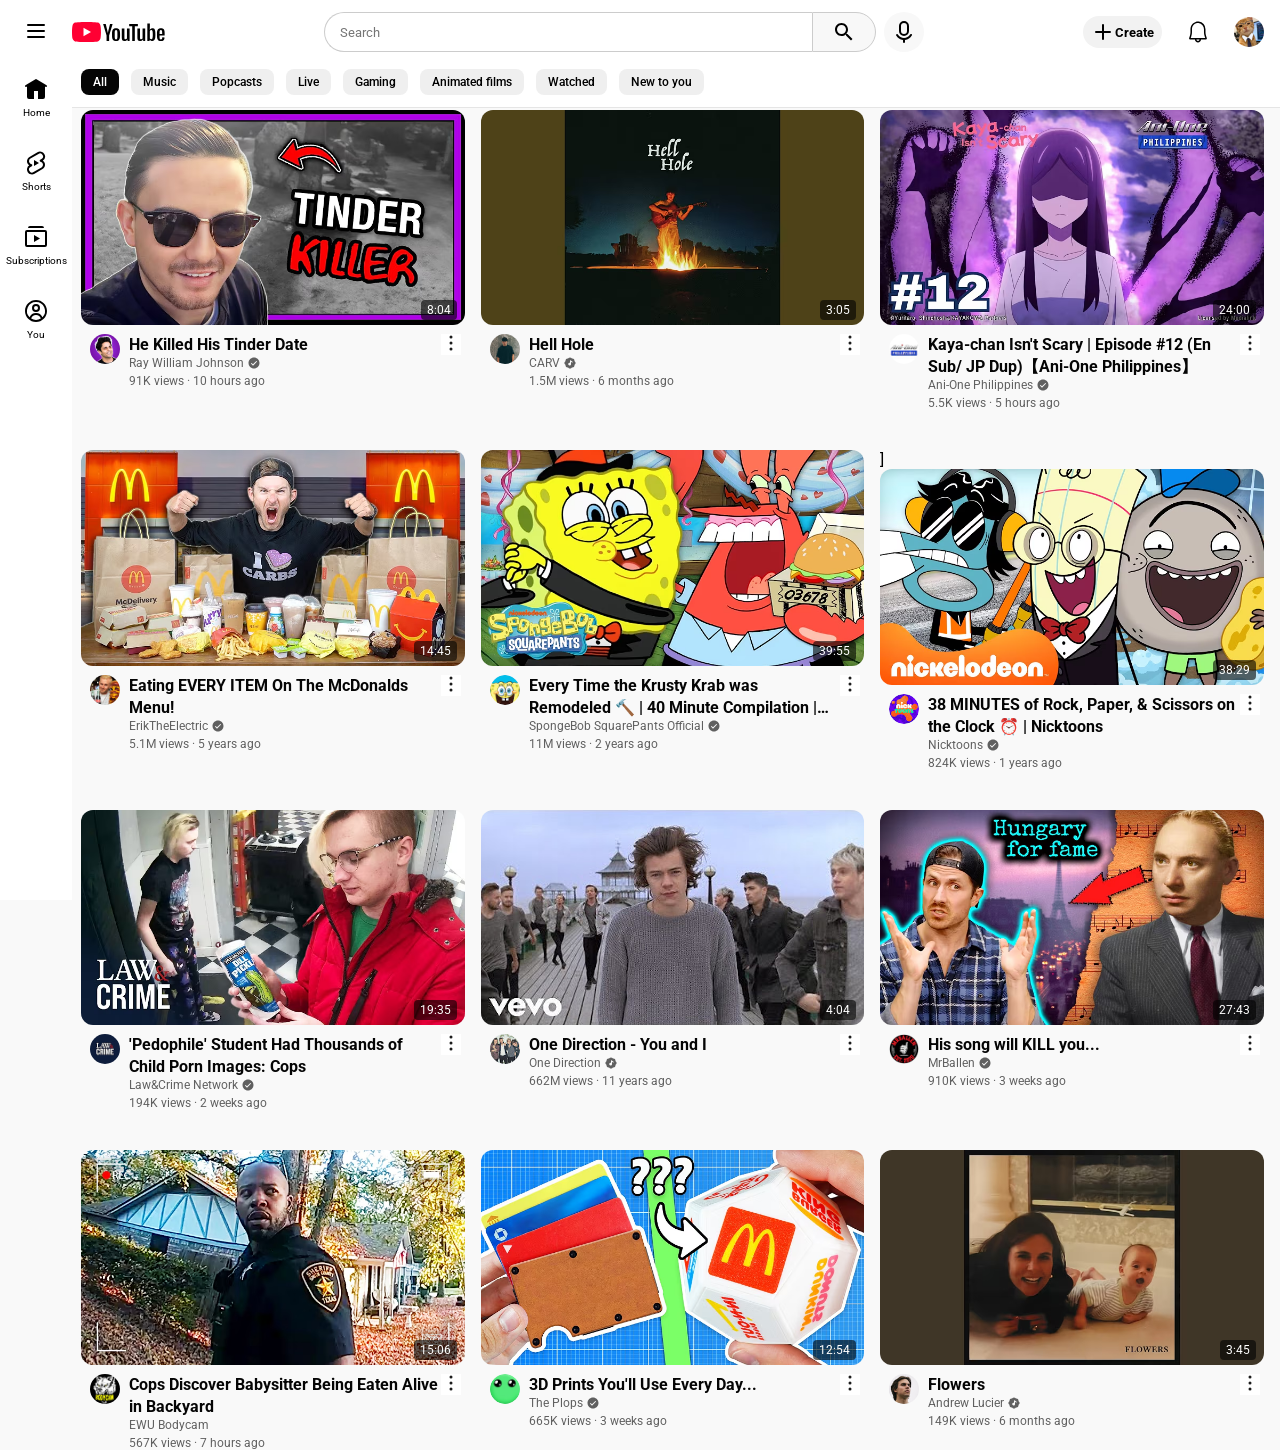
<file: index.html>
<!DOCTYPE html>
<html lang="en">
<head>
  <meta charset="UTF-8">
  <meta name="viewport" content="width=device-width, initial-scale=1.0">
  <title>Youtube clone</title>
  <link rel="icon" type="image/svg+xml" href="picture/image.png">
  <link rel="stylesheet" href="index.css">
  <link href="https://fonts.googleapis.com/css2?family=Roboto:wght@400;700&display=swap" rel="stylesheet">
</head>

<body>
  <header class="vid-flexbox">
    <div class="left-section">
      <button class="menu">
        <svg xmlns="http://www.w3.org/2000/svg" height="24" viewBox="0 0 24 24" width="24" focusable="false" aria-hidden="true"><path d="M20 5H4a1 1 0 000 2h16a1 1 0 100-2Zm0 6H4a1 1 0 000 2h16a1 1 0 000-2Zm0 6H4a1 1 0 000 2h16a1 1 0 000-2Z"></path></svg>
      </button>
      
      <div class="youtube-logo">
            <svg xmlns="http://www.w3.org/2000/svg" id="yt-ringo2-svg_yt10" width="93" height="20" viewBox="0 0 93 20" focusable="false" aria-hidden="true" style="pointer-events: none; display: inherit; width: 100%; height: 100%;">
            <g>
              <path d="M14.4848 20C14.4848 20 23.5695 20 25.8229 19.4C27.0917 19.06 28.0459 18.08 28.3808 16.87C29 14.65 29 9.98 29 9.98C29 9.98 29 5.34 28.3808 3.14C28.0459 1.9 27.0917 0.94 25.8229 0.61C23.5695 0 14.4848 0 14.4848 0C14.4848 0 5.42037 0 3.17711 0.61C1.9286 0.94 0.954148 1.9 0.59888 3.14C0 5.34 0 9.98 0 9.98C0 9.98 0 14.65 0.59888 16.87C0.954148 18.08 1.9286 19.06 3.17711 19.4C5.42037 20 14.4848 20 14.4848 20Z" fill="#FF0033"></path>
              <path d="M19 10L11.5 5.75V14.25L19 10Z" fill="white"></path>
            </g>
            <g id="youtube-paths_yt10">
              <path d="M37.1384 18.8999V13.4399L40.6084 2.09994H38.0184L36.6984 7.24994C36.3984 8.42994 36.1284 9.65994 35.9284 10.7999H35.7684C35.6584 9.79994 35.3384 8.48994 35.0184 7.22994L33.7384 2.09994H31.1484L34.5684 13.4399V18.8999H37.1384Z"></path>
              <path d="M44.1003 6.29994C41.0703 6.29994 40.0303 8.04994 40.0303 11.8199V13.6099C40.0303 16.9899 40.6803 19.1099 44.0403 19.1099C47.3503 19.1099 48.0603 17.0899 48.0603 13.6099V11.8199C48.0603 8.44994 47.3803 6.29994 44.1003 6.29994ZM45.3903 14.7199C45.3903 16.3599 45.1003 17.3899 44.0503 17.3899C43.0203 17.3899 42.7303 16.3499 42.7303 14.7199V10.6799C42.7303 9.27994 42.9303 8.02994 44.0503 8.02994C45.2303 8.02994 45.3903 9.34994 45.3903 10.6799V14.7199Z"></path>
              <path d="M52.2713 19.0899C53.7313 19.0899 54.6413 18.4799 55.3913 17.3799H55.5013L55.6113 18.8999H57.6012V6.53994H54.9613V16.4699C54.6812 16.9599 54.0312 17.3199 53.4212 17.3199C52.6512 17.3199 52.4113 16.7099 52.4113 15.6899V6.53994H49.7812V15.8099C49.7812 17.8199 50.3613 19.0899 52.2713 19.0899Z"></path>
              <path d="M62.8261 18.8999V4.14994H65.8661V2.09994H57.1761V4.14994H60.2161V18.8999H62.8261Z"></path>
              <path d="M67.8728 19.0899C69.3328 19.0899 70.2428 18.4799 70.9928 17.3799H71.1028L71.2128 18.8999H73.2028V6.53994H70.5628V16.4699C70.2828 16.9599 69.6328 17.3199 69.0228 17.3199C68.2528 17.3199 68.0128 16.7099 68.0128 15.6899V6.53994H65.3828V15.8099C65.3828 17.8199 65.9628 19.0899 67.8728 19.0899Z"></path>
              <path d="M80.6744 6.26994C79.3944 6.26994 78.4744 6.82994 77.8644 7.73994H77.7344C77.8144 6.53994 77.8744 5.51994 77.8744 4.70994V1.43994H75.3244L75.3144 12.1799L75.3244 18.8999H77.5444L77.7344 17.6999H77.8044C78.3944 18.5099 79.3044 19.0199 80.5144 19.0199C82.5244 19.0199 83.3844 17.2899 83.3844 13.6099V11.6999C83.3844 8.25994 82.9944 6.26994 80.6744 6.26994ZM80.7644 13.6099C80.7644 15.9099 80.4244 17.2799 79.3544 17.2799C78.8544 17.2799 78.1644 17.0399 77.8544 16.5899V9.23994C78.1244 8.53994 78.7244 8.02994 79.3944 8.02994C80.4744 8.02994 80.7644 9.33994 80.7644 11.7299V13.6099Z"></path>
              <path d="M92.6517 11.4999C92.6517 8.51994 92.3517 6.30994 88.9217 6.30994C85.6917 6.30994 84.9717 8.45994 84.9717 11.6199V13.7899C84.9717 16.8699 85.6317 19.1099 88.8417 19.1099C91.3817 19.1099 92.6917 17.8399 92.5417 15.3799L90.2917 15.2599C90.2617 16.7799 89.9117 17.3999 88.9017 17.3999C87.6317 17.3999 87.5717 16.1899 87.5717 14.3899V13.5499H92.6517V11.4999ZM88.8617 7.96994C90.0817 7.96994 90.1717 9.11994 90.1717 11.0699V12.0799H87.5717V11.0699C87.5717 9.13994 87.6517 7.96994 88.8617 7.96994Z"></path>
            </g>
        </svg>
      </div>
    </div>

    <div class="middle-section">
      <div class="search-bar">
        <input class="search-input" type="text" placeholder="Search">
        <button class="search-icon">
          <svg height="24" viewBox="0 0 24 24" width="24"><path d="M15.5 14h-.79l-.28-.27C15.41 12.59 16 11.11 16 9.5 16 5.91 13.09 3 9.5 3S3 5.91 3 9.5 5.91 16 9.5 16c1.61 0 3.09-.59 4.23-1.57l.27.28v.79l5 4.99L20.49 19l-4.99-5zm-6 0C7.01 14 5 11.99 5 9.5S7.01 5 9.5 5 14 7.01 14 9.5 11.99 14 9.5 14z"></path></svg>
        </button>
      </div>

      <button class="mic-icon">
        <svg xmlns="http://www.w3.org/2000/svg" height="24" viewBox="0 0 24 24" width="24" focusable="false" aria-hidden="true"><path d="M18.063 14.5a1 1 0 111.73 1A8.998 8.998 0 0113 19.942V22a1 1 0 11-2 0v-2.058A8.999 8.999 0 014.206 15.5l.866-.5.865-.5a7.002 7.002 0 0012.125 0ZM12 1a5 5 0 015 5v5a5 5 0 01-10 0V6a5 5 0 015-5ZM4.572 14.134a1 1 0 011.365.366l-1.731 1a1 1 0 01.366-1.366ZM12 3a3 3 0 00-3 3v5a3 3 0 106 0V6a3 3 0 00-3-3Z"></path></svg>
      </button>
    </div>

    <div class="right-section">
      <button class="create-vid">
        <svg fill="#000000" width="24px" height="24px" viewBox="0 0 24 24" id="plus" data-name="Flat Color" xmlns="http://www.w3.org/2000/svg" class="icon flat-color"><path id="primary" d="M12,20a1,1,0,0,1-1-1V13H5a1,1,0,0,1,0-2h6V5a1,1,0,0,1,2,0v6h6a1,1,0,0,1,0,2H13v6A1,1,0,0,1,12,20Z" style="fill: rgb(0, 0, 0);"></path></svg>
        <span>Create</span>
      </button>

      <button class="notification">
        <svg width="24px" height="24px" viewBox="0 0 16 16" xmlns="http://www.w3.org/2000/svg" fill="#000000"><path d="M13.377 10.573a7.63 7.63 0 0 1-.383-2.38V6.195a5.115 5.115 0 0 0-1.268-3.446 5.138 5.138 0 0 0-3.242-1.722c-.694-.072-1.4 0-2.07.227-.67.215-1.28.574-1.794 1.053a4.923 4.923 0 0 0-1.208 1.675 5.067 5.067 0 0 0-.431 2.022v2.2a7.61 7.61 0 0 1-.383 2.37L2 12.343l.479.658h3.505c0 .526.215 1.04.586 1.412.37.37.885.586 1.412.586.526 0 1.04-.215 1.411-.586s.587-.886.587-1.412h3.505l.478-.658-.586-1.77zm-4.69 3.147a.997.997 0 0 1-.705.299.997.997 0 0 1-.706-.3.997.997 0 0 1-.3-.705h1.999a.939.939 0 0 1-.287.706zm-5.515-1.71l.371-1.114a8.633 8.633 0 0 0 .443-2.691V6.004c0-.563.12-1.113.347-1.616.227-.514.55-.969.969-1.34.419-.382.91-.67 1.436-.837.538-.18 1.1-.24 1.65-.18a4.147 4.147 0 0 1 2.597 1.4 4.133 4.133 0 0 1 1.004 2.776v2.01c0 .909.144 1.818.443 2.691l.371 1.113h-9.63v-.012z"/></svg>
      </button>

      <img class="profile" src="profile/myChannel.jpg" alt="My Profile">
    </div>

    <div class="chip-contents">
      <button class="chips all">All</button>
      <button class="chips">Music</button>
      <button class="chips">Popcasts</button>
      <button class="chips">Live</button>
      <button class="chips">Gaming</button>
      <button class="chips">Animated films</button>
      <button class="chips">Watched</button>
      <button class="chips">New to you</button>
    </div>

    <div class="side-bar">
      <div class="sidebar-link">
        <svg xmlns="http://www.w3.org/2000/svg" height="24" viewBox="0 0 24 24" width="24" focusable="false" aria-hidden="true"><path d="m11.485 2.143-8 4.8-2 1.2a1 1 0 001.03 1.714L3 9.567V20a2 2 0 002 2h5v-8h4v8h5a2 2 0 002-2V9.567l.485.29a1 1 0 001.03-1.714l-2-1.2-8-4.8a1 1 0 00-1.03 0Z"></path></svg>
        <span>Home</span>
      </div>

      <div class="sidebar-link">
        <svg xmlns="http://www.w3.org/2000/svg" height="24" viewBox="0 0 24 24" width="24" focusable="false" aria-hidden="true" ><path d="m13.467 1.19-8 4.7a5 5 0 00-.255 8.46 5 5 0 005.32 8.462l8-4.7a5 5 0 00.258-8.462 5 5 0 001.641-6.464l-.12-.217a5 5 0 00-6.844-1.78m5.12 2.79a2.999 2.999 0 01-1.067 4.107l-1.327.78a1 1 0 00.096 1.775l.943.423a3 3 0 01.288 5.323l-8 4.7a3 3 0 01-3.039-5.173l1.327-.78a1 1 0 00-.097-1.775l-.942-.423a3 3 0 01-.288-5.323l8-4.7a3 3 0 014.106 1.066ZM15 12l-5-3v6l5-3Z"></path></svg>
        <span>Shorts</span>
      </div>

      <div class="sidebar-link">
        <svg xmlns="http://www.w3.org/2000/svg" height="24" viewBox="0 0 24 24" width="24" focusable="false" aria-hidden="true"><path d="M18 1H6a2 2 0 00-2 2h16a2 2 0 00-2-2Zm3 4H3a2 2 0 00-2 2v13a2 2 0 002 2h18a2 2 0 002-2V7a2 2 0 00-2-2ZM3 20V7h18v13H3Zm13-6.5L10 10v7l6-3.5Z"></path></svg>
        <span>Subscriptions</span>
      </div>

      <div class="sidebar-link">
        <svg xmlns="http://www.w3.org/2000/svg" height="24" viewBox="0 0 24 24" width="24" focusable="false" aria-hidden="true" ><path d="M12 1C5.925 1 1 5.925 1 12s4.925 11 11 11 11-4.925 11-11S18.075 1 12 1Zm0 2a9 9 0 016.447 15.276 7 7 0 00-12.895 0A9 9 0 0112 3Zm0 2a4 4 0 100 8 4 4 0 000-8Zm0 2a2 2 0 110 4 2 2 0 010-4Zm-.1 9.001L11.899 16a5 5 0 014.904 3.61A8.96 8.96 0 0112 21a8.96 8.96 0 01-4.804-1.391 5 5 0 014.704-3.608Z"></path></svg>
        <span>You</span>
      </div>
    </div>
  </header>

  <main class="vid-grid">
      <article class="vid-preview">
        <div class="vid-card">
          <a href="https://youtu.be/NwhmuzT1C-o?si=WNlE4nDXPyc9sP62" target="_self">
            <img class="picture" src="picture/hq720.avif" alt="Video Thumbnail">
            <div class="time">8:04</div>
          </a>
        </div>

        <div class="vid-container">
          <div class="vid-profile">
            <a href="https://www.youtube.com/@RayWilliamJohnson" target="_self">
              <img class="profile" src="profile/channels4_profile.jpg" alt="Ray William Johnson">
            </a>
          </div>

          <div class="vid-info">
            <h3 class="vid-title">He Killed His Tinder Date</h3>
          
            <a href="https://www.youtube.com/@RayWilliamJohnson" target="_self" class="owner">
              <p class="vid-owner">
                Ray William Johnson
                <span class="badge">
                  <svg xmlns="http://www.w3.org/2000/svg" height="24" viewBox="0 0 24 24" width="24" focusable="false" aria-hidden="true" style="pointer-events: none; display: inherit; width: 100%; height: 100%;"><path d="M12 1C5.925 1 1 5.925 1 12s4.925 11 11 11 11-4.925 11-11S18.075 1 12 1Zm5.707 7.293a1 1 0 010 1.414L10 17.414l-3.707-3.707a1 1 0 111.414-1.414L10 14.586l6.293-6.293a1 1 0 011.414 0Z"></path></svg>
                </span>
              </p>
            </a>

            <p class="vid-stats">91K views &#183; 10 hours ago</p>
          </div>

          <button class="ellipsis" aria-label="More options">
            <svg width="18px" height="18px" viewBox="0 0 24 24" fill="currentColor" xmlns="http://www.w3.org/2000/svg">
              <circle cx="12" cy="4" r="2" fill="#1C1C1C"/>
              <circle cx="12" cy="12" r="2" fill="#1C1C1C"/>
              <circle cx="12" cy="20" r="2" fill="#1C1C1C"/>
            </svg>
          </button>
        </div>
      </article>
    <!------------------------------------------------------------------------------->
      <article class="vid-preview">
        <div class="vid-card">
          <a href="https://youtu.be/mn9fCKO0K3w?si=dSSftF_TgjHoG4-c" target="_self">
            <img class="picture" src="picture/hq721.avif" alt="Video Thumbnail">
            <div class="time">3:05</div>
          </a>
        </div>

        <div class="vid-container">
          <div class="vid-profile">
            <a href="https://www.youtube.com/@carv.m4a" target="_self">
              <img class="profile" src="profile/channels5_profile.jpg" alt="CARV">
            </a>
          </div>

          <div class="vid-info">
            <h3 class="vid-title">Hell Hole</h3>
             
            <a href="https://www.youtube.com/@carv.m4a" class="owner" target="_self">
              <p class="vid-owner">
                CARV
                <span class="badge">
                  <svg xmlns="http://www.w3.org/2000/svg" height="24" viewBox="0 0 24 24" width="24" focusable="false" aria-hidden="true" style="pointer-events: none; display: inherit; width: 100%; height: 100%;"><path d="M9.03 2.242 8.272 3H7.2A4.2 4.2 0 003 7.2v1.072l-.758.758a4.2 4.2 0 000 5.94l.758.758V16.8A4.2 4.2 0 007.2 21h1.072l.758.758a4.2 4.2 0 005.94 0l.758-.758H16.8a4.2 4.2 0 004.2-4.2v-1.072l.758-.758a4.2 4.2 0 000-5.94L21 8.272V7.2A4.2 4.2 0 0016.8 3h-1.072l-.758-.758a4.2 4.2 0 00-5.94 0Zm7.73 6.638a.5.5 0 01.241.427v1.743a.256.256 0 01-.386.219L14.001 9.7v4.55a2.75 2.75 0 11-2-2.646V6.888a.5.5 0 01.759-.428l4 2.42Z"></path></svg>
                </span>
              </p>
            </a>

            <p class="vid-stats">1.5M views &#183; 6 months ago</p>
          </div>

          <button class="ellipsis" aria-label="More options">
            <svg width="18px" height="18px" viewBox="0 0 24 24" fill="currentColor" xmlns="http://www.w3.org/2000/svg">
              <circle cx="12" cy="4" r="2" fill="#1C1C1C"/>
              <circle cx="12" cy="12" r="2" fill="#1C1C1C"/>
              <circle cx="12" cy="20" r="2" fill="#1C1C1C"/>
            </svg>
          </button>
        </div>
      </article>
    <!------------------------------------------------------------------------------->

      <article class="vid-preview">
        <div class="vid-card">
          <a href="https://youtu.be/DqWLnlO0JiE?si=WU8luRqJFkaTdvid" target="_self">
            <img class="picture" src="picture/hq722.avif" alt="Video Thumbnail">
            <div class="time">24:00</div>
          </a>
        </div>

        <div class="vid-container">
          <div class="vid-profile">
            <a href="https://www.youtube.com/@AniOnePhilippines" target="_self">
              <img class="profile" src="profile/channels6_profile.jpg" alt="Ani-One Philippines">
            </a>
          </div>

          <div class="vid-info">
            <h3 class="vid-title">Kaya-chan Isn't Scary | Episode #12 (En Sub/ JP Dup)【Ani-One Philippines】</h3>
            
            <a href="https://www.youtube.com/@AniOnePhilippines" class="owner" target="_self">
              <p class="vid-owner">
                Ani-One Philippines
                <span class="badge">
                  <svg xmlns="http://www.w3.org/2000/svg" height="24" viewBox="0 0 24 24" width="24" focusable="false" aria-hidden="true" style="pointer-events: none; display: inherit; width: 100%; height: 100%;"><path d="M12 1C5.925 1 1 5.925 1 12s4.925 11 11 11 11-4.925 11-11S18.075 1 12 1Zm5.707 7.293a1 1 0 010 1.414L10 17.414l-3.707-3.707a1 1 0 111.414-1.414L10 14.586l6.293-6.293a1 1 0 011.414 0Z"></path></svg>
                </span>
              </p>
            </a>


            <p class="vid-stats">5.5K views &#183; 5 hours ago</p>
          </div>

          <button class="ellipsis" aria-label="More options">
            <svg width="18px" height="18px" viewBox="0 0 24 24" fill="currentColor" xmlns="http://www.w3.org/2000/svg">
              <circle cx="12" cy="4" r="2" fill="#1C1C1C"/>
              <circle cx="12" cy="12" r="2" fill="#1C1C1C"/>
              <circle cx="12" cy="20" r="2" fill="#1C1C1C"/>
            </svg>
          </button>
        </div>
      </article>
    <!------------------------------------------------------------------------------->

      <article class="vid-preview">
        <div class="vid-card">
          <a href="https://youtu.be/s1hOKosHX6c?si=hWaYbymA878tiMEv" target="_self">
            <img class="picture" src="picture/hq723.avif" alt="Video Thumbnail">
            <div class="time">14:45</div>
          </a>
        </div>

        <div class="vid-container">
          <div class="vid-profile">
            <a href="https://youtube.come/@ErikTheElectric" target="_self">
              <img class="profile" src="profile/channels7_profile.jpg" alt="ErikTheElectric">
            </a>
          </div>

          <div class="vid-info">
            <h3 class="vid-title">Eating EVERY ITEM On The McDonalds Menu!</h3>
            
            <a href="https://youtube.come/@ErikTheElectric" class="owner" target="_self">
              <p class="vid-owner">
                ErikTheElectric
                <span class="badge">
                  <svg xmlns="http://www.w3.org/2000/svg" height="24" viewBox="0 0 24 24" width="24" focusable="false" aria-hidden="true" style="pointer-events: none; display: inherit; width: 100%; height: 100%;"><path d="M12 1C5.925 1 1 5.925 1 12s4.925 11 11 11 11-4.925 11-11S18.075 1 12 1Zm5.707 7.293a1 1 0 010 1.414L10 17.414l-3.707-3.707a1 1 0 111.414-1.414L10 14.586l6.293-6.293a1 1 0 011.414 0Z"></path></svg>
                </span>
              </p>
            </a>

            <p class="vid-stats">5.1M views &#183; 5 years ago</p>
          </div>

          <button class="ellipsis" aria-label="More options">
            <svg width="18px" height="18px" viewBox="0 0 24 24" fill="currentColor" xmlns="http://www.w3.org/2000/svg">
              <circle cx="12" cy="4" r="2" fill="#1C1C1C"/>
              <circle cx="12" cy="12" r="2" fill="#1C1C1C"/>
              <circle cx="12" cy="20" r="2" fill="#1C1C1C"/>
            </svg>
          </button>
        </div>
      </article>

      <!------------------------------------------------------------------------------->

      <article class="vid-preview">
        <div class="vid-card">
          <a href="https://youtu.be/hTbtXmoZQo8?si=-prpvm1XN_nv9Efw" target="_self">
            <img class="picture" src="picture/hq724.avif" alt="Video Thumbnail">
            <div class="time">39:55</div>
          </a>
        </div>

        <div class="vid-container">
          <div class="vid-profile">
            <a href="https://youtube.com/@SpongeBobOfficial" target="_self">
              <img class="profile" src="profile/channels8_profile.jpg" alt="SpongeBob SquarePants Official">
            </a>
          </div>

          <div class="vid-info">
            <h3 class="vid-title">Every Time the Krusty Krab was Remodeled 🔨 | 40 Minute Compilation | SpongeBob</h3>
            
            <a href="https://youtube.com/@SpongeBobOfficial" class="owner" target="_self">
              <p class="vid-owner">
                SpongeBob SquarePants Official
                <span class="badge">
                  <svg xmlns="http://www.w3.org/2000/svg" height="24" viewBox="0 0 24 24" width="24" focusable="false" aria-hidden="true" style="pointer-events: none; display: inherit; width: 100%; height: 100%;"><path d="M12 1C5.925 1 1 5.925 1 12s4.925 11 11 11 11-4.925 11-11S18.075 1 12 1Zm5.707 7.293a1 1 0 010 1.414L10 17.414l-3.707-3.707a1 1 0 111.414-1.414L10 14.586l6.293-6.293a1 1 0 011.414 0Z"></path></svg>
                </span>
              </p>
            </a>


            <p class="vid-stats">11M views &#183; 2 years ago</p>
          </div>

          <button class="ellipsis" aria-label="More options">
            <svg width="18px" height="18px" viewBox="0 0 24 24" fill="currentColor" xmlns="http://www.w3.org/2000/svg">
              <circle cx="12" cy="4" r="2" fill="#1C1C1C"/>
              <circle cx="12" cy="12" r="2" fill="#1C1C1C"/>
              <circle cx="12" cy="20" r="2" fill="#1C1C1C"/>
            </svg>
          </button>
        </div>
      </article>

    <!------------------------------------------------------------------------------->

      <article class="vid-preview">
        <div class="vid-card">]
          <a href="https://youtu.be/zbxWnirTeco?si=__TQXH6BQz8tGDOQ" target="_self">
            <img class="picture" src="picture/hq725.avif" alt="Video Thumbnail">
            <div class="time">38:29</div>
          </a>
        </div>

        <div class="vid-container">
          <div class="vid-profile">
            <a href="https://youtube.com/@Nicktoons" target="_self">
              <img class="profile" src="profile/channels9_profile.jpg" alt="Nicktoons">
            </a>
          </div>

          <div class="vid-info">
            <h3 class="vid-title">38 MINUTES of Rock, Paper, & Scissors on the Clock ⏰ | Nicktoons</h3>
                
            <a href="https://youtube.com/@Nicktoons" class="owner" target="_self">
              <p class="vid-owner">
                Nicktoons
                <span class="badge">
                  <svg xmlns="http://www.w3.org/2000/svg" height="24" viewBox="0 0 24 24" width="24" focusable="false" aria-hidden="true" style="pointer-events: none; display: inherit; width: 100%; height: 100%;"><path d="M12 1C5.925 1 1 5.925 1 12s4.925 11 11 11 11-4.925 11-11S18.075 1 12 1Zm5.707 7.293a1 1 0 010 1.414L10 17.414l-3.707-3.707a1 1 0 111.414-1.414L10 14.586l6.293-6.293a1 1 0 011.414 0Z"></path></svg>
                </span>
              </p>
            </a>

            <p class="vid-stats">824K views &#183; 1 years ago</p>
          </div>

          <button class="ellipsis" aria-label="More options">
            <svg width="18px" height="18px" viewBox="0 0 24 24" fill="currentColor" xmlns="http://www.w3.org/2000/svg">
              <circle cx="12" cy="4" r="2" fill="#1C1C1C"/>
              <circle cx="12" cy="12" r="2" fill="#1C1C1C"/>
              <circle cx="12" cy="20" r="2" fill="#1C1C1C"/>
            </svg>
          </button>
        </div>
      </article>

    <!------------------------------------------------------------------------------->

      <article class="vid-preview">
        <div class="vid-card">
          <a href="https://youtu.be/T2RP8m3iI0o?si=gQKllhGRWyfNzvzK" target="_self">
            <img class="picture" src="picture/hq726.avif" alt="Video Thumbnail">
            <div class="time">19:35</div>        
          </a>
        </div>

        <div class="vid-container">
          <div class="vid-profile">
            <a href="https://youtube.com/@LawAndCrime" target="_self">
              <img class="profile" src="profile/channels10_profile.jpg" alt="Law&Crime Network">
            </a>
          </div>

          <div class="vid-info">
            <h3 class="vid-title">'Pedophile' Student Had Thousands of Child Porn Images: Cops</h3>
                
            <a href="https://youtube.com/@LawAndCrime" class="owner" target="_self">
              <p class="vid-owner">
                Law&Crime Network
                <span class="badge">
                  <svg xmlns="http://www.w3.org/2000/svg" height="24" viewBox="0 0 24 24" width="24" focusable="false" aria-hidden="true" style="pointer-events: none; display: inherit; width: 100%; height: 100%;"><path d="M12 1C5.925 1 1 5.925 1 12s4.925 11 11 11 11-4.925 11-11S18.075 1 12 1Zm5.707 7.293a1 1 0 010 1.414L10 17.414l-3.707-3.707a1 1 0 111.414-1.414L10 14.586l6.293-6.293a1 1 0 011.414 0Z"></path></svg>
                </span>
              </p>
            </a>

            <p class="vid-stats">194K views &#183; 2 weeks ago</p>
          </div>

          <button class="ellipsis" aria-label="More options">
            <svg width="18px" height="18px" viewBox="0 0 24 24" fill="currentColor" xmlns="http://www.w3.org/2000/svg">
              <circle cx="12" cy="4" r="2" fill="#1C1C1C"/>
              <circle cx="12" cy="12" r="2" fill="#1C1C1C"/>
              <circle cx="12" cy="20" r="2" fill="#1C1C1C"/>
            </svg>
          </button>
        </div>
      </article>

    <!------------------------------------------------------------------------------->

      <article class="vid-preview">
        <div class="vid-card">
          <a href="https://youtu.be/_kqQDCxRCzM?si=_9KX-3fnKp5AJRDF" target="_self">
            <img class="picture" src="picture/hq727.avif" alt="Video Thumbnail">
            <div class="time">4:04</div>
          </a>
        </div>

        <div class="vid-container">
          <div class="vid-profile">
            <a href="https://youtube.com/@onedirectionchannel" target="_self">
              <img class="profile" src="profile/channels11_profile.jpg" alt="One Direction">
            </a>
          </div>

          <div class="vid-info">
            <h3 class="vid-title">One Direction - You and I</h3>
                
            <a href="https://youtube.com/@onedirectionchannel" class="owner" target="_self">
              <p class="vid-owner">
                One Direction 
                <span class="badge">
                  <svg xmlns="http://www.w3.org/2000/svg" height="24" viewBox="0 0 24 24" width="24" focusable="false" aria-hidden="true" style="pointer-events: none; display: inherit; width: 100%; height: 100%;"><path d="M9.03 2.242 8.272 3H7.2A4.2 4.2 0 003 7.2v1.072l-.758.758a4.2 4.2 0 000 5.94l.758.758V16.8A4.2 4.2 0 007.2 21h1.072l.758.758a4.2 4.2 0 005.94 0l.758-.758H16.8a4.2 4.2 0 004.2-4.2v-1.072l.758-.758a4.2 4.2 0 000-5.94L21 8.272V7.2A4.2 4.2 0 0016.8 3h-1.072l-.758-.758a4.2 4.2 0 00-5.94 0Zm7.73 6.638a.5.5 0 01.241.427v1.743a.256.256 0 01-.386.219L14.001 9.7v4.55a2.75 2.75 0 11-2-2.646V6.888a.5.5 0 01.759-.428l4 2.42Z"></path></svg>
                </span>
              </p>
            </a>

            <p class="vid-stats">662M views &#183; 11 years ago</p>
          </div>

          <button class="ellipsis" aria-label="More options">
            <svg width="18px" height="18px" viewBox="0 0 24 24" fill="currentColor" xmlns="http://www.w3.org/2000/svg">
              <circle cx="12" cy="4" r="2" fill="#1C1C1C"/>
              <circle cx="12" cy="12" r="2" fill="#1C1C1C"/>
              <circle cx="12" cy="20" r="2" fill="#1C1C1C"/>
            </svg>
          </button>
        </div>
      </article>

    <!------------------------------------------------------------------------------->

      <article class="vid-preview">
        <div class="vid-card">
          <a href="https://youtu.be/o_a5cELQUnQ?si=36SQmXFg4zUSyFu1" target="_self">
            <img class="picture" src="picture/hq728.avif" alt="Video Thumbnail">
            <div class="time">27:43</div>
          </a>
        </div>

        <div class="vid-container">
          <div class="vid-profile">
            <a href="https://youtube.com/@MrBallen" target="_self">
              <img class="profile" src="profile/channels12_profile.jpg" alt="MrBallen">
            </a>
          </div>

          <div class="vid-info">
            <h3 class="vid-title">His song will KILL you...</h3>
                
            <a href="https://youtube.com/@MrBallen" class="owner" target="_self">
              <p class="vid-owner">
                MrBallen
                <span class="badge">
                  <svg xmlns="http://www.w3.org/2000/svg" height="24" viewBox="0 0 24 24" width="24" focusable="false" aria-hidden="true" style="pointer-events: none; display: inherit; width: 100%; height: 100%;"><path d="M12 1C5.925 1 1 5.925 1 12s4.925 11 11 11 11-4.925 11-11S18.075 1 12 1Zm5.707 7.293a1 1 0 010 1.414L10 17.414l-3.707-3.707a1 1 0 111.414-1.414L10 14.586l6.293-6.293a1 1 0 011.414 0Z"></path></svg>
                </span>
              </p>
            </a>

            <p class="vid-stats">910K views &#183; 3 weeks ago</p>
          </div>

          <button class="ellipsis" aria-label="More options">
            <svg width="18px" height="18px" viewBox="0 0 24 24" fill="currentColor" xmlns="http://www.w3.org/2000/svg">
              <circle cx="12" cy="4" r="2" fill="#1C1C1C"/>
              <circle cx="12" cy="12" r="2" fill="#1C1C1C"/>
              <circle cx="12" cy="20" r="2" fill="#1C1C1C"/>
            </svg>
          </button>
        </div>
      </article>

    <!------------------------------------------------------------------------------->

      <article class="vid-preview">
        <div class="vid-card">
          <a href="https://youtu.be/CbuYkTpl3g0?si=DKBysNUgCBhNIeL8" target="_self">
            <img class="picture" src="picture/hq729.avif" alt="Video Thumbnail">
            <div class="time">15:06</div>
          </a>
        </div>

        <div class="vid-container">
          <div class="vid-profile">
            <a href="https://youtube.com/@EWUBodycam" target="_self">
              <img class="profile" src="profile/channels13_profile.jpg" alt="EWU Bodycam">
            </a>
          </div>

          <div class="vid-info">
            <h3 class="vid-title">Cops Discover Babysitter Being Eaten Alive in Backyard</h3>
              
            <a href="https://youtube.com/@EWUBodycam" class="owner" target="_self">
              <p class="vid-owner">
                EWU Bodycam
              </p>
            </a>

            <p class="vid-stats">567K views &#183; 7 hours ago</p>
          </div>

          <button class="ellipsis" aria-label="More options">
            <svg width="18px" height="18px" viewBox="0 0 24 24" fill="currentColor" xmlns="http://www.w3.org/2000/svg">
              <circle cx="12" cy="4" r="2" fill="#1C1C1C"/>
              <circle cx="12" cy="12" r="2" fill="#1C1C1C"/>
              <circle cx="12" cy="20" r="2" fill="#1C1C1C"/>
            </svg>
          </button>
        </div>
      </article>

    <!------------------------------------------------------------------------------->

      <article class="vid-preview">
        <div class="vid-card">
          <a href="https://youtu.be/jQiVSU3h_9Y?si=NwW0XsZFijGcJ9vw" target="_self">
            <img class="picture" src="picture/hq7210.avif" alt="Video Thumbnail">
            <div class="time">12:54</div>
          </a>
        </div>

        <div class="vid-container">
          <div class="vid-profile">
            <a href="https://youtube.com/@theplopyt" target="_self">
              <img class="profile" src="profile/channels14_profile.jpg" alt="The Plops">
            </a>
          </div>

          <div class="vid-info">
            <h3 class="vid-title">3D Prints You'll Use Every Day...</h3>
               
            <a href="https://youtube.com/@theplopyt" class="owner" target="_self">
              <p class="vid-owner">
                The Plops
                <span class="badge">
                  <svg xmlns="http://www.w3.org/2000/svg" height="24" viewBox="0 0 24 24" width="24" focusable="false" aria-hidden="true" style="pointer-events: none; display: inherit; width: 100%; height: 100%;"><path d="M12 1C5.925 1 1 5.925 1 12s4.925 11 11 11 11-4.925 11-11S18.075 1 12 1Zm5.707 7.293a1 1 0 010 1.414L10 17.414l-3.707-3.707a1 1 0 111.414-1.414L10 14.586l6.293-6.293a1 1 0 011.414 0Z"></path></svg>
                </span>
              </p>
            </a>

            <p class="vid-stats">665K views &#183; 3 weeks ago</p>
          </div>

          <button class="ellipsis" aria-label="More options">
            <svg width="18px" height="18px" viewBox="0 0 24 24" fill="currentColor" xmlns="http://www.w3.org/2000/svg">
              <circle cx="12" cy="4" r="2" fill="#1C1C1C"/>
              <circle cx="12" cy="12" r="2" fill="#1C1C1C"/>
              <circle cx="12" cy="20" r="2" fill="#1C1C1C"/>
            </svg>
          </button>
        </div>
      </article>

    <!------------------------------------------------------------------------------->

      <article class="vid-preview">
        <div class="vid-card">
          <a href="https://youtu.be/Sa3wC5l37qk?si=h769WjEuho50jXRQ" target="_self">
            <img class="picture" src="picture/hq7211.avif" alt="Video Thumbnail">
            <div class="time">3:45</div>
          </a>
        </div>

        <div class="vid-container">
          <div class="vid-profile">
            <a href="https://youtube.com/@AndrewLucierMusic" target="_self">
              <img class="profile" src="profile/channels15_profile.jpg" alt="Andrew Lucier">
            </a>
          </div>

          <div class="vid-info">
            <h3 class="vid-title">Flowers</h3>
              
            <a href="https://youtube.com/@AndrewLucierMusic" class="owner" target="_self">
              <p class="vid-owner"> 
                Andrew Lucier
                <span class="badge">
                  <svg xmlns="http://www.w3.org/2000/svg" height="24" viewBox="0 0 24 24" width="24" focusable="false" aria-hidden="true" style="pointer-events: none; display: inherit; width: 100%; height: 100%;"><path d="M9.03 2.242 8.272 3H7.2A4.2 4.2 0 003 7.2v1.072l-.758.758a4.2 4.2 0 000 5.94l.758.758V16.8A4.2 4.2 0 007.2 21h1.072l.758.758a4.2 4.2 0 005.94 0l.758-.758H16.8a4.2 4.2 0 004.2-4.2v-1.072l.758-.758a4.2 4.2 0 000-5.94L21 8.272V7.2A4.2 4.2 0 0016.8 3h-1.072l-.758-.758a4.2 4.2 0 00-5.94 0Zm7.73 6.638a.5.5 0 01.241.427v1.743a.256.256 0 01-.386.219L14.001 9.7v4.55a2.75 2.75 0 11-2-2.646V6.888a.5.5 0 01.759-.428l4 2.42Z"></path></svg>
                </span>
              </p>
            </a>

            <p class="vid-stats">149K views &#183; 6 months ago</p>
          </div>

          <button class="ellipsis" aria-label="More options">
            <svg width="18px" height="18px" viewBox="0 0 24 24" fill="currentColor" xmlns="http://www.w3.org/2000/svg">
              <circle cx="12" cy="4" r="2" fill="#1C1C1C"/>
              <circle cx="12" cy="12" r="2" fill="#1C1C1C"/>
              <circle cx="12" cy="20" r="2" fill="#1C1C1C"/>
            </svg>
          </button>
        </div>
      </article>
    </main>
</body>
</html>
</file>
<file: index.css>
*{
  padding: 0%;
  margin: 0%;
  box-sizing: border-box;
  font-family: 'Roboto', sans-serif;
}
body {
  background-color: #f9f9f9;
}
.vid-flexbox{
  display: flex;
  padding: 12px 16px;
  height: auto;
  flex-direction: row;
  flex-wrap: wrap;
  justify-content: space-between;
  align-items: center;
  position: fixed;
  top: 0;
  left: 0;
  right: 0;
  background-color: white;
  border-bottom: 1px solid #e5e5e5;
  z-index: 100;
}
.left-section,
.right-section{
 display: flex;
 align-items: center;
 gap: 16px;
}
.middle-section{
 display: flex;
 flex: 1;
 max-width: 600px;
 justify-content: center;
 gap: 8px;
 margin: 0 40px;
}

.menu{
  border: none;
  background-color: white;
  align-items: center;
  justify-content: center;
  width: 40px;
  height: 40px;
  border-radius: 50%;
  transition: background-color 0.15s;
  cursor: pointer;
}
.mic-icon:hover, 
.notification:hover,
.create-vid:hover,
.menu:hover {
  background-color: #e5e5e5;
}
.mic-icon:active, 
.notification:active,
.create-vid:active,
.menu:active {
  background-color: #e5e5e5;
}
.search-bar{
  display: flex;
  flex: 1;
  align-items: center;  
}
.search-input{
  flex: 1;
  height: 40px;
  padding-left: 15px;
  border: 1px solid #cccccc;
  border-right: none;
  border-radius: 40px 0 0 40px;
  outline: none;
  cursor: text;
}
.search-input:focus{
  border: 1px solid #1c62b9;
  box-shadow: inset 0 1px 2px rgba(0,0,0,0.1);
}
.search-icon{
  width: 64px;
  height: 40px;
  background-color: #f8f8f8;
  display: flex;
  justify-content: center;
  align-items: center;
  cursor: pointer;
  border: 1px solid #cccccc;
  border-radius: 0 40px 40px 0;
  transition: background-color 0.15s;
}
.search-icon:hover,
.mic-icon:hover{
  background-color:#f0f0f0;
}
.search-icon:active,
.mic-icon:active{
  background-color:#f0f0f0;
}
.mic-icon{
  display: flex;
  justify-content: center;
  align-items: center;
  background-color: #f8f8f8;
  width: 40px;
  height: 40px;
  border-radius: 50%;
  border: none;
  cursor: pointer;
  transition: backgound-color 0.15s;
}


.notification{
  display: flex;
  align-items: center;
  justify-content: center;
  width: 40px;
  height: 40px;
  border-radius: 50%;
  border: none;
  background-color: white;
  transition: background-color 0.15s;
  cursor: pointer;
}
.create-vid{
  display: flex;
  align-items: center;
  padding: 4px 8px;
  border: none;
  border-radius: 20px;
  background-color: #f2f2f2;
  transition: background-color 0.15s;
  cursor: pointer;
}
.create-vid span{
  font-weight: bold;
}

.chip-contents{
  display: flex;
  width: 100%;
  gap: 12px;
  margin-top: 17px;
  padding-left: 65px;
  overflow-x: auto;
}
.chips{
  font-size: 12px;
  font-weight: 500;
  border: none;
  border-radius: 8px;
  padding: 6px 12px;
  white-space: nowrap;
  cursor: pointer;
}
.all{
  background-color: #050505;
  color: white;
}

.side-bar{
  position: fixed;
  background-color: white;
  justify-content: center;
  top: 56px;
  left: 0;
  bottom: 0;
  width: 72px;
  z-index: 101;
  padding-top: 4px;
}
.sidebar-link:hover {
  background-color: #f2f2f2;
}
.sidebar-link:active {
  background-color: #f2f2f2;
}
.sidebar-link{
  display: flex;
  flex-direction: column;
  justify-content: center;
  align-items: center;
  height: 74px;
  cursor: pointer;
  border-radius: 10px;
  margin: 0 4px;
  transition: background-color 0.15s;
}
.sidebar-link span{
  font-size: 10px;
  font-weight: 400;
}
.sidebar-link svg{
  width: 24px;
  height: 24px;
  margin-bottom: 6px;
  transition: transform 0.1s;
}

.vid-grid{
  display: grid;
  grid-template-columns: 1fr 1fr 1fr;
  column-gap: 16px;
  row-gap: 40px;
  margin-left: 65px;
  padding: 110px 16px 0 16px;
}

.vid-container{
 display: grid;
 grid-template-columns: 48px 1fr 24px;
 align-items: start;
}
.vid-profile{
  margin-left: auto;
  margin-right: auto;
  display: block;
}

.picture{
  width: 100%;
  border-radius: 12px;
  margin-bottom: 5px;
  cursor: pointer;
}
.profile{
  width: 30px;
  height: 30px;
  border-radius: 50px;
  object-fit: contain;
  margin: auto;
  cursor: pointer;
}
.vid-card{
  display: inline-block;
  position: relative;
}
.time{
  position: absolute;
  bottom: 8px;
  right: 8px;
  font-size: 12px;
  padding: 3px 6px;
  margin-bottom: 6px;
  border-radius: 4px;
  background-color: rgba(0,0,0,0.6);
  color: white;
}
.vid-info{
  display: inline-block;
  width: 1fr;
}

.vid-title{
  font-size: 16px;
  font-weight: bold;
  line-height: 22px;
  color: #050505;

  /* webkit*/
  display: -webkit-box;
  -webkit-line-clamp: 2;
  -webkit-box-orient: vertical;
  overflow: hidden;
}

.vid-owner,
.vid-stats{
  display: flex;
  font-size: 12px;
  color: #606060;
}

.vid-owner{
  gap: 4px;
  align-items: center;
  margin-bottom: 4px;
  cursor: pointer;
}
.owner{
  text-decoration: none;
}
.badge{
  display: flex;
  width: 12px;
  height: 12px;
  fill:  currentColor;
}

.ellipsis{
  display: inline-block;
  align-items: center;
  width: 20px;
  border: none;
  background-color: white;
}
.ellipsis:hover{
  cursor: pointer;
}
.ellipsis:active{
  cursor: pointer;
}
</file>
<file: try1.css>
*{
  padding: 0%;
  margin: 0%;
  box-sizing: border-box;
  font-family: 'Roboto', sans-serif;
}
body {
  background-color: #f9f9f9;
}
.vid-flexbox{
  display: flex;
  padding: 12px 16px;
  height: auto;
  flex-direction: row;
  flex-wrap: wrap;
  justify-content: space-between;
  align-items: center;
  position: fixed;
  top: 0;
  left: 0;
  right: 0;
  background-color: white;
  border-bottom: 1px solid #e5e5e5;
  z-index: 100;
}
.left-section,
.right-section{
 display: flex;
 align-items: center;
 gap: 16px;
}
.middle-section{
 display: flex;
 flex: 1;
 max-width: 600px;
 justify-content: center;
 gap: 8px;
 margin: 0 40px;
}

.menu{
  border: none;
  background-color: white;
  align-items: center;
  justify-content: center;
  width: 40px;
  height: 40px;
  border-radius: 50%;
  transition: background-color 0.15s;
  cursor: pointer;
}
.mic-icon:hover, 
.notification:hover,
.create-vid:hover,
.menu:hover {
  background-color: #e5e5e5;
}

.search-bar{
  display: flex;
  flex: 1;
  align-items: center;  
}
.search-input{
  flex: 1;
  height: 40px;
  padding-left: 15px;
  border: 1px solid #cccccc;
  border-right: none;
  border-radius: 40px 0 0 40px;
  outline: none;
  cursor: text;
}
.search-input:focus{
  border: 1px solid #1c62b9;
  box-shadow: inset 0 1px 2px rgba(0,0,0,0.1);
}
.search-icon{
  width: 64px;
  height: 40px;
  background-color: #f8f8f8;
  display: flex;
  justify-content: center;
  align-items: center;
  cursor: pointer;
  border: 1px solid #cccccc;
  border-radius: 0 40px 40px 0;
  transition: background-color 0.15s;
}
.search-icon:hover,
.mic-icon:hover{
  background-color:#f0f0f0;
}
.mic-icon{
  display: flex;
  justify-content: center;
  align-items: center;
  background-color: #f8f8f8;
  width: 40px;
  height: 40px;
  border-radius: 50%;
  border: none;
  cursor: pointer;
  transition: backgound-color 0.15s;
}


.notification{
  display: flex;
  align-items: center;
  justify-content: center;
  width: 40px;
  height: 40px;
  border-radius: 50%;
  border: none;
  background-color: white;
  transition: background-color 0.15s;
  cursor: pointer;
}
.create-vid{
  display: flex;
  align-items: center;
  padding: 4px 8px;
  border: none;
  border-radius: 20px;
  background-color: #f2f2f2;
  transition: background-color 0.15s;
  cursor: pointer;
}
.create-vid span{
  font-weight: bold;
}

.chip-contents{
  display: flex;
  width: 100%;
  gap: 12px;
  margin-top: 17px;
  padding-left: 65px;
  overflow-x: auto;
}
.chips{
  font-size: 12px;
  font-weight: 500;
  border: none;
  border-radius: 8px;
  padding: 6px 12px;
  white-space: nowrap;
  cursor: pointer;
}
.all{
  background-color: #050505;
  color: white;
}

.side-bar{
  position: fixed;
  background-color: white;
  justify-content: center;
  top: 56px;
  left: 0;
  bottom: 0;
  width: 72px;
  z-index: 101;
  padding-top: 4px;
}
.sidebar-link:hover {
  background-color: #f2f2f2;
}
.sidebar-link{
  display: flex;
  flex-direction: column;
  justify-content: center;
  align-items: center;
  height: 74px;
  cursor: pointer;
  border-radius: 10px;
  margin: 0 4px;
  transition: background-color 0.15s;
}
.sidebar-link span{
  font-size: 10px;
  font-weight: 400;
}
.sidebar-link svg{
  width: 24px;
  height: 24px;
  margin-bottom: 6px;
  transition: transform 0.1s;
}

.vid-grid{
  display: grid;
  grid-template-columns: 1fr 1fr 1fr;
  column-gap: 16px;
  row-gap: 40px;
  margin-left: 65px;
  padding: 110px 16px 0 16px;
}

.vid-container{
 display: grid;
 grid-template-columns: 48px 1fr 24px;
 align-items: start;
}
.vid-profile{
  margin-left: auto;
  margin-right: auto;
  display: block;
}

.picture{
  width: 100%;
  border-radius: 12px;
  margin-bottom: 5px;
  cursor: pointer;
}
.profile{
  width: 30px;
  height: 30px;
  border-radius: 50px;
  object-fit: contain;
  margin: auto;
  cursor: pointer;
}
.vid-card{
  display: inline-block;
  position: relative;
}
.time{
  position: absolute;
  bottom: 8px;
  right: 8px;
  font-size: 12px;
  padding: 3px 6px;
  margin-bottom: 6px;
  border-radius: 4px;
  background-color: rgba(0,0,0,0.6);
  color: white;
}
.vid-info{
  display: inline-block;
  width: 1fr;
}

.vid-title{
  font-size: 16px;
  font-weight: bold;
  line-height: 22px;
  color: #050505;

  /* webkit*/
  display: -webkit-box;
  -webkit-line-clamp: 2;
  -webkit-box-orient: vertical;
  overflow: hidden;
}

.vid-owner,
.vid-stats{
  display: flex;
  font-size: 12px;
  color: #606060;
}

.vid-owner{
  gap: 4px;
  align-items: center;
  margin-bottom: 4px;
  cursor: pointer;
}
.owner{
  text-decoration: none;
}
.badge{
  display: flex;
  width: 12px;
  height: 12px;
  fill:  currentColor;
}

.ellipsis{
  display: inline-block;
  align-items: center;
  width: 20px;
  border: none;
  background-color: white;
}
.ellipsis:hover{
  cursor: pointer;
}
</file>
